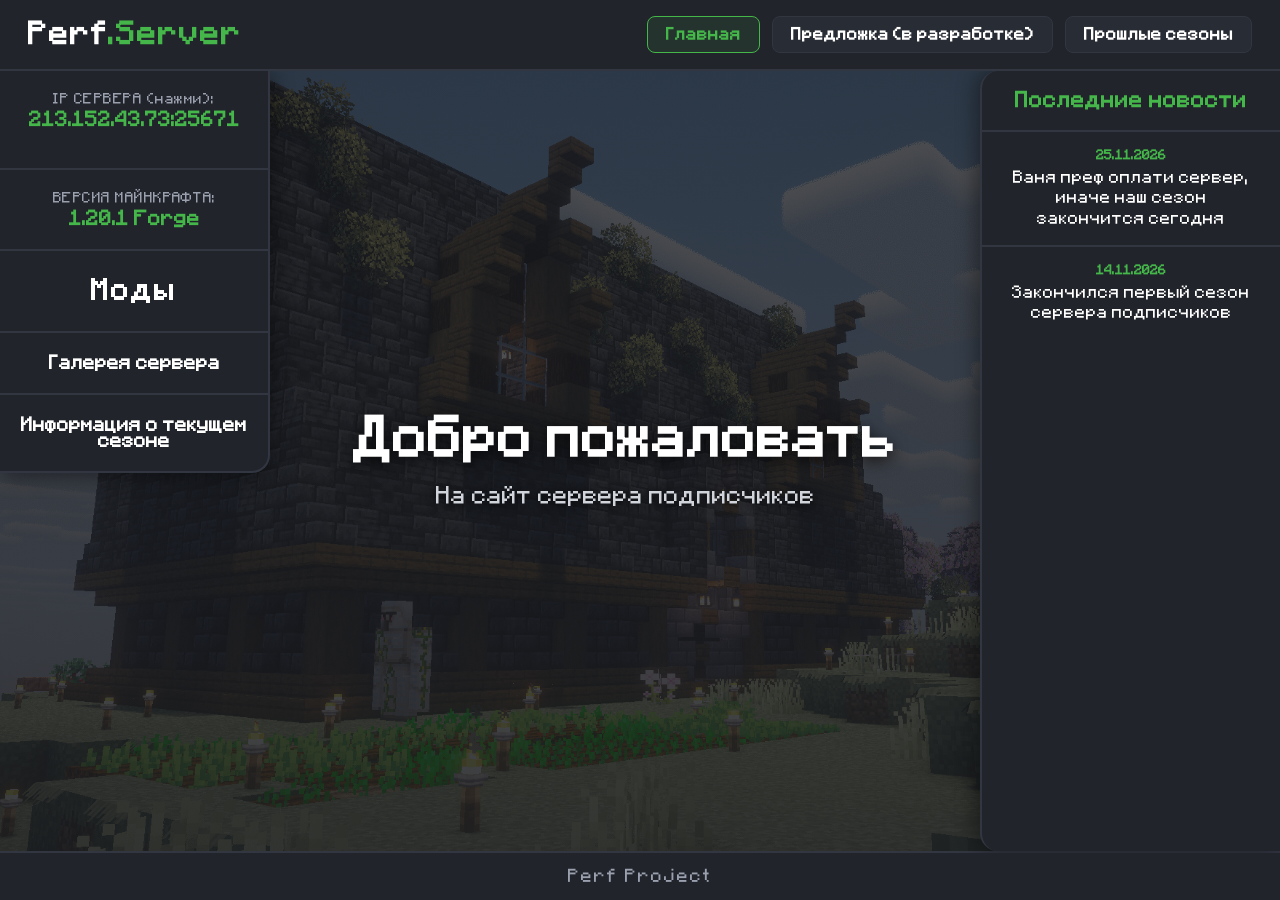
<file: index.html>
<!DOCTYPE html>
<html lang="ru">
<head>
    <link rel="icon" type="image/png" href="favicon.png">
<link rel="apple-touch-icon" href="favicon.png">
    <meta charset="UTF-8">
    <meta name="viewport" content="width=device-width, initial-scale=1.0">
    <!-- ИНСТРУКЦИЯ: Текст ниже отображается на вкладке браузера -->
    <title>Perf.Server — Главная</title>
    
    <!-- Подключаем шрифты: пиксельный для заголовков и ровный для обычного текста -->
    <link rel="preconnect" href="https://fonts.googleapis.com">
    <link rel="preconnect" href="https://fonts.gstatic.com" crossorigin>
    <link href="https://fonts.googleapis.com/css2?family=Inter:wght@400;600;700&family=Silkscreen:wght@400;700&display=swap" rel="stylesheet">
    
    <!-- Подключаем наш отдельный файл со стилями -->
    <link rel="stylesheet" href="style.css">
</head>
<body>

    <!-- ==================== 1. ВЕРХНЯЯ ШАПКА САЙТА ==================== -->
    <header class="top-header">
        <!-- Левая часть шапки: Название сервера -->
        <a href="index.html" class="logo">
            Perf<span>.Server</span>
        </a>

        <!-- Правая часть шапки: Кнопки навигации (как на твоем рисунке) -->
        <nav class="top-nav">
            <!-- Чтобы сделать кнопку "активной" (с зеленой рамкой), добавь ей класс active -->
            <a href="index.html" class="nav-btn active">Главная</a>
            <a href="#" class="nav-btn">Предложка (в разработке)</a>
            <a href="seasons.html" class="nav-btn ">Прошлые сезоны</a>
        </nav>
    </header>

    <!-- ==================== 2. ОСНОВНАЯ ЧАСТЬ (3 КОЛОНКИ) ==================== -->
    <main class="main-grid">

        <!-- ---------- ЛЕВАЯ КОЛОНКА (Меню и инфа) ---------- -->
        <aside class="left-sidebar">
            
            <!-- Блок 1: IP сервера (нажми на него, чтобы скопировать) -->
            <div class="side-box ip-box" onclick="copyIP()" title="Нажми, чтобы скопировать IP">
                <span class="box-label">IP СЕРВЕРА (нажми):</span>
                <!-- ИНСТРУКЦИЯ: Меняй IP-адрес сервера прямо здесь -->
                <strong class="green-text" id="server-ip">213.152.43.73:25671</strong>
                <span class="copy-status" id="copy-msg">Скопировано!</span>
            </div>

            <!-- Блок 2: Версия Майнкрафта -->
            <div class="side-box">
                <span class="box-label">ВЕРСИЯ МАЙНКРАФТА:</span>
                <!-- ИНСТРУКЦИЯ: Меняй версию и ядро здесь -->
                <strong class="green-text">1.20.1 Forge</strong>
            </div>

            <!-- Блок 3: Кнопка МОДЫ -->
            <!-- ИНСТРУКЦИЯ: Вместо # потом впишем ссылку на страницу модов, например mods.html -->
            <!-- Блок 3: Кнопка МОДЫ -->
<a href="mods.html" class="side-box side-link big-link">
    Моды
</a>

            <!-- Блок 4: Галерея сервера -->
<a href="gallery.html" class="side-box side-link">
    Галерея сервера
</a>

            <!-- Блок 5: Информация о текущем сезоне -->
           <a href="season-info.html" class="side-box side-link">
                Информация о текущем сезоне
            </a>

        </aside>

        <!-- ---------- ЦЕНТРАЛЬНАЯ КОЛОНКА (Главный баннер) ---------- -->
        <section class="center-hero">
            <div class="hero-content">
                <!-- ИНСТРУКЦИЯ: Главный заголовок и подзаголовок по центру -->
                <h1>Добро пожаловать</h1>
                <p>На сайт сервера подписчиков</p>
            </div>
        </section>

        <!-- ---------- ПРАВАЯ КОЛОНКА (Последние новости) ---------- -->
        <aside class="right-sidebar">
            <div class="news-header">
                Последние новости
            </div>

            <!-- ИНСТРУКЦИЯ: Каждая новость — это блок <div class="news-item">. 
                 Чтобы добавить новую новость, просто скопируй один такой блок и вставь сверху! -->
            <div class="news-list">
                
          <div class="news-item">
                    <span class="news-date">25.11.2026</span>
                    <p>Ваня преф оплати сервер, иначе наш сезон закончится сегодня</p>
                </div>

               
               <div class="news-item">
                    <span class="news-date">14.11.2026</span>
                    <p>Закончился первый сезон сервера подписчиков</p>
                </div>
             

            </div>
        </aside>

    </main>

    <!-- ==================== 3. НИЖНИЙ ПОДВАЛ (ФУТЕР) ==================== -->
    <footer class="bottom-footer">
        Perf Project
    </footer>

    <!-- Небольшой скрипт для работы кнопки копирования IP -->
    <script>
        function copyIP() {
            const ipText = document.getElementById('server-ip').innerText;
            navigator.clipboard.writeText(ipText);
            
            const msg = document.getElementById('copy-msg');
            msg.style.opacity = '1';
            setTimeout(() => {
                msg.style.opacity = '0';
            }, 2000);
        }
    </script>

</body>
</html>
</file>
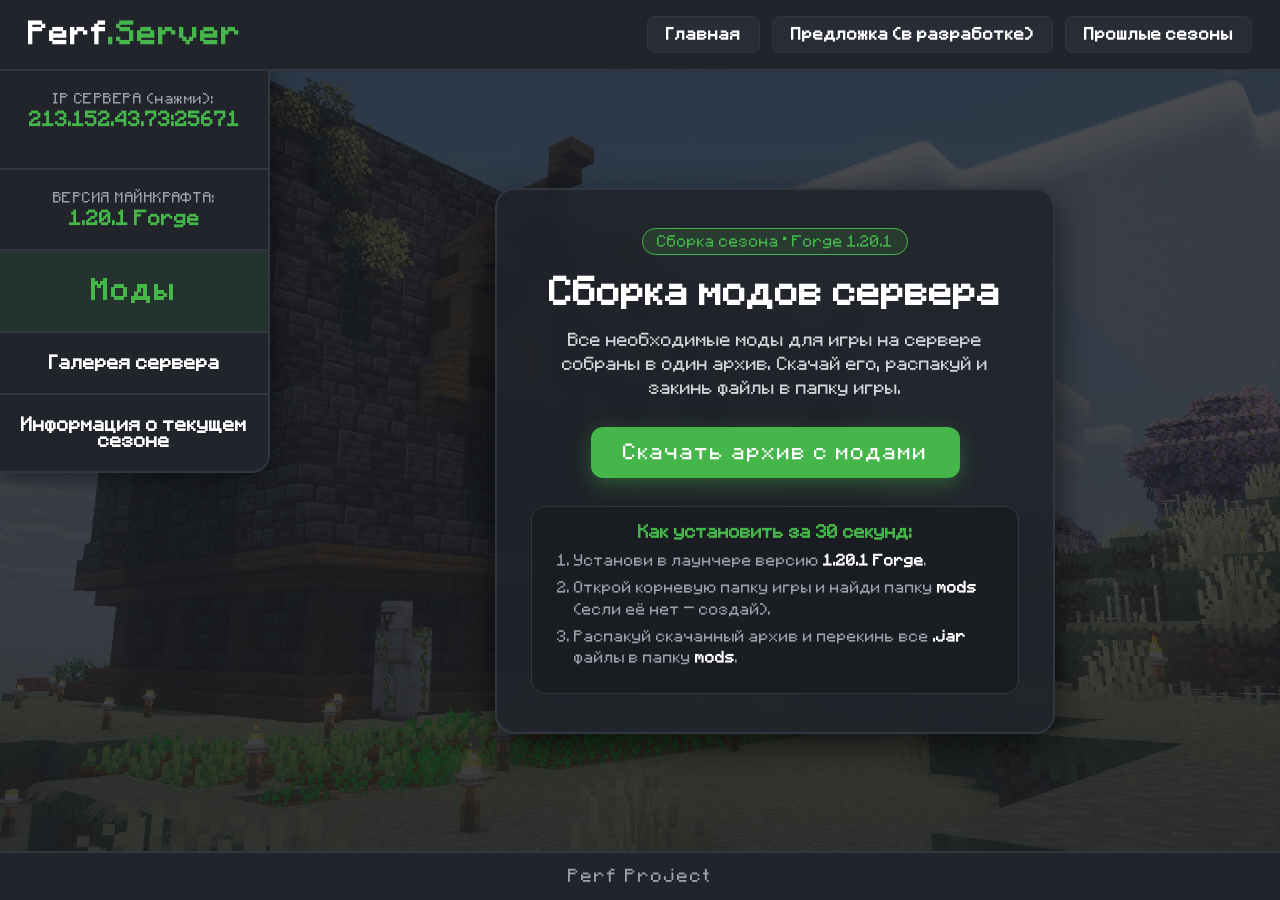
<file: mods.html>
<!DOCTYPE html>
<html lang="ru">
<head>
    <link rel="icon" type="image/png" href="favicon.png">
<link rel="apple-touch-icon" href="favicon.png">
    <meta charset="UTF-8">
    <meta name="viewport" content="width=device-width, initial-scale=1.0">
    <!-- ИНСТРУКЦИЯ: Заголовок вкладки браузера -->
    <title>Perf.Server — Моды</title>
    
    <link rel="preconnect" href="https://fonts.googleapis.com">
    <link rel="preconnect" href="https://fonts.gstatic.com" crossorigin>
    <link href="https://fonts.googleapis.com/css2?family=Inter:wght@400;600;700&family=Silkscreen:wght@400;700&display=swap" rel="stylesheet">
    
    <!-- Подключаем тот же самый файл стилей -->
    <link rel="stylesheet" href="style.css">
</head>
<body>

    <!-- ==================== 1. ВЕРХНЯЯ ШАПКА САЙТА ==================== -->
    <header class="top-header">
        <a href="index.html" class="logo">
            Perf<span>.Server</span>
        </a>

        <!-- Правая часть шапки: Кнопки навигации (как на твоем рисунке) -->
        <nav class="top-nav">
            <!-- Чтобы сделать кнопку "активной" (с зеленой рамкой), добавь ей класс active -->
            <a href="index.html" class="nav-btn ">Главная</a>
            <a href="#" class="nav-btn">Предложка (в разработке)</a>
            <a href="seasons.html" class="nav-btn">Прошлые сезоны</a>
        </nav>
    </header>

    <!-- ==================== 2. ОСНОВНАЯ ЧАСТЬ ==================== -->
    <!-- ИНСТРУКЦИЯ: Класс mods-layout включает отдельный фон для страницы модов и убирает правую колонку новостей -->
    <main class="main-grid mods-layout">

        <!-- ---------- ЛЕВАЯ КОЛОНКА ---------- -->
        <aside class="left-sidebar">
            
            <!-- Блок 1: IP сервера -->
            <div class="side-box ip-box" onclick="copyIP()" title="Нажми, чтобы скопировать IP">
                <span class="box-label">IP СЕРВЕРА (нажми):</span>
                <strong class="green-text" id="server-ip">213.152.43.73:25671</strong>
                <span class="copy-status" id="copy-msg">Скопировано!</span>
            </div>

            <!-- Блок 2: Версия Майнкрафта -->
            <div class="side-box">
                <span class="box-label">ВЕРСИЯ МАЙНКРАФТА:</span>
                <strong class="green-text">1.20.1 Forge</strong>
            </div>

            <!-- Блок 3: Кнопка МОДЫ (подсвечена как активная) -->
            <a href="mods.html" class="side-box side-link big-link active-side">
                Моды
            </a>

            <!-- Блок 4: Галерея сервера -->
            <!-- Блок 4: Галерея сервера -->
<a href="gallery.html" class="side-box side-link">
    Галерея сервера
</a>

            <!-- Блок 5: Информация о текущем сезоне -->
           <a href="season-info.html" class="side-box side-link">
                Информация о текущем сезоне
            </a>

        </aside>

        <!-- ---------- ЦЕНТРАЛЬНАЯ КАРТОЧКА СКАЧИВАНИЯ ---------- -->
        <section class="mods-section">
            <div class="mods-card">
                
                <!-- Верхний бейдж с версией -->
                <span class="mods-badge">Сборка сезона • Forge 1.20.1</span>
                
                <!-- ИНСТРУКЦИЯ: Главный заголовок карточки -->
                <h1>Сборка модов сервера</h1>
                
                <!-- ИНСТРУКЦИЯ: Описание под заголовком -->
                <p class="mods-desc">
                    Все необходимые моды для игры на сервере собраны в один архив. 
                    Скачай его, распакуй и закинь файлы в папку игры.
                </p>

                <!-- ИНСТРУКЦИЯ: Кнопка скачивания.
                     Вместо # внутри href="..." вставь свою ссылку на Яндекс Диск, Google Диск или DropMeFiles! -->
                <a href="https://disk.yandex.ru/d/oZygzeXhoxH7SA" target="_blank" class="download-btn">
                    Скачать архив с модами
                </a>

                <!-- Мини-инструкция по установке для игроков -->
                <div class="install-guide">
                    <h3>Как установить за 30 секунд:</h3>
                    <ol>
                        <li>Установи в лаунчере версию <span>1.20.1 Forge</span>.</li>
                        <li>Открой корневую папку игры и найди папку <span>mods</span> (если её нет — создай).</li>
                        <li>Распакуй скачанный архив и перекинь все <span>.jar</span> файлы в папку <span>mods</span>.</li>
                    </ol>
                </div>

            </div>
        </section>

    </main>

    <!-- ==================== 3. НИЖНИЙ ПОДВАЛ ==================== -->
    <footer class="bottom-footer">
        Perf Project
    </footer>

    <!-- Скрипт копирования IP -->
    <script>
        function copyIP() {
            const ipText = document.getElementById('server-ip').innerText;
            navigator.clipboard.writeText(ipText);
            
            const msg = document.getElementById('copy-msg');
            msg.style.opacity = '1';
            setTimeout(() => {
                msg.style.opacity = '0';
            }, 2000);
        }
    </script>

</body>
</html>
</file>
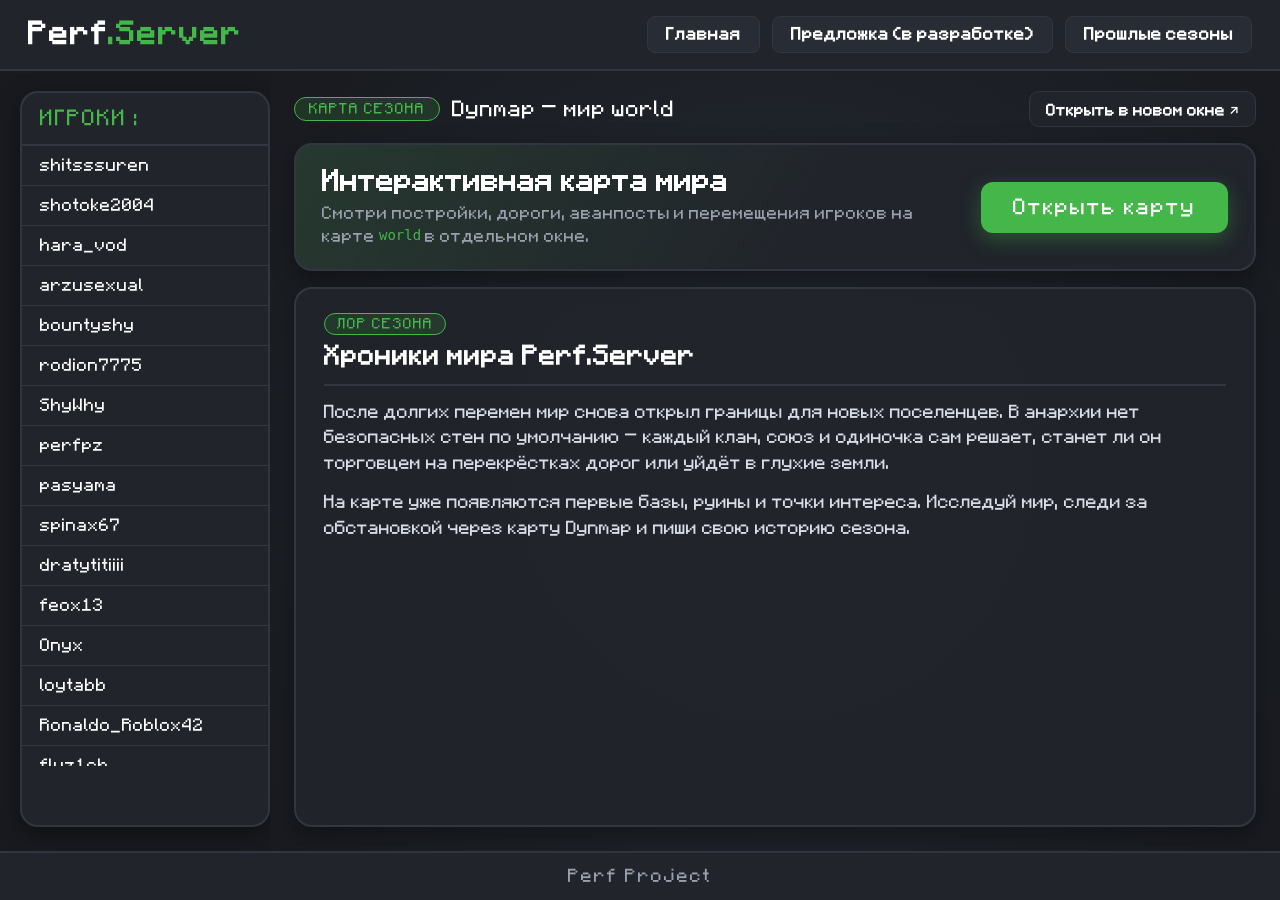
<file: season-info.html>
<!DOCTYPE html>
<html lang="ru">
<head>
    <link rel="icon" type="image/png" href="favicon.png">
    <link rel="apple-touch-icon" href="favicon.png">
    <meta charset="UTF-8">
    <meta name="viewport" content="width=device-width, initial-scale=1.0">
    <!-- ИНСТРУКЦИЯ: Заголовок вкладки браузера -->
    <title>Perf.Server — Карта и лор сезона</title>
    
    <link rel="preconnect" href="https://fonts.googleapis.com">
    <link rel="preconnect" href="https://fonts.gstatic.com" crossorigin>
    <link href="https://fonts.googleapis.com/css2?family=Inter:wght@400;600;700&family=Silkscreen:wght@400;700&display=swap" rel="stylesheet">
    
    <!-- Подключаем общий файл стилей -->
    <link rel="stylesheet" href="style.css">
</head>
<body>

    <!-- ==================== 1. ВЕРХНЯЯ ШАПКА САЙТА ==================== -->
    <header class="top-header">
        <a href="index.html" class="logo">
            Perf<span>.Server</span>
        </a>

        <nav class="top-nav">
            <a href="index.html" class="nav-btn ">Главная</a>
            <a href="#" class="nav-btn">Предложка (в разработке)</a>
            <a href="seasons.html" class="nav-btn">Прошлые сезоны</a>
        </nav>
    </header>

    <!-- ==================== 2. ОСНОВНАЯ ЧАСТЬ (ИГРОКИ СЛЕВА + КАРТА И ЛОР СПРАВА) ==================== -->
    <main class="season-map-layout">

        <!-- ---------- ЛЕВАЯ КОЛОНКА: ИГРОКИ ТЕКУЩЕГО СЕЗОНА ---------- -->
        <!-- ИНСТРУКЦИЯ: Каждая строчка внутри <ul class="season-players-rows"> — это один игрок.
             Чтобы добавить нового игрока — скопируй одну строчку <li>...</li> и впиши нужный ник -->
        <aside class="players-sidebar">
            <div class="players-sidebar-header">
                ИГРОКИ :
            </div>

            <ul class="season-players-rows">
                <li class="player-row">shitsssuren</li>
                <li class="player-row">shotoke2004</li>
                <li class="player-row">hara_vod</li>
                <li class="player-row">arzusexual</li>
                <li class="player-row">bountyshy</li>
                <li class="player-row">rodion7775</li>
                <li class="player-row">ShyWhy</li>
                <li class="player-row">perfpz</li>
                <li class="player-row">pasyama</li>
                <li class="player-row">spinax67</li>
                <li class="player-row">dratytitiiii</li>
                <li class="player-row">feox13</li>
                <li class="player-row">Onyx</li>
                <li class="player-row">loytabb</li>
                <li class="player-row">Ronaldo_Roblox42</li>
                <li class="player-row">flyz1ch</li>
                <li class="player-row">3ohavh</li>
                <li class="player-row">skys1edy</li>
                <li class="player-row">emil_</li>
                <li class="player-row">Pushkin3_EBLAN</li>
                <li class="player-row">weweffllyy</li>
                <li class="player-row">kaki10672</li>
                <li class="player-row">zaxataku</li>
                <li class="player-row">flyz333</li>
            </ul>
        </aside>

        <!-- ---------- ПРАВАЯ ЧАСТЬ: ПАНЕЛЬ КАРТЫ + ЛОР СЕЗОНА ---------- -->
        <section class="season-map-panel">

            <!-- Верхняя панель над блоками -->
            <div class="map-toolbar">
                <div class="map-title-group">
                    <span class="season-live-badge">КАРТА СЕЗОНА</span>
                    <!-- ИНСТРУКЦИЯ: Укажи название карты или мира при необходимости -->
                    <span class="map-subtitle">Dynmap — мир world</span>
                </div>

                <!-- ИНСТРУКЦИЯ: Ссылка на внешнее открытие карты Dynmap -->
                <a href="http://ip-213-152-43-73.joinserver.xyz:25933/" target="_blank" rel="noopener noreferrer" class="map-external-btn">
                    Открыть в новом окне &nearr;
                </a>
            </div>

            <!-- Красивая панелька с кнопкой открытия карты -->
            <div class="map-banner-card">
                <div class="map-banner-info">
                    <h1 class="map-banner-title">Интерактивная карта мира</h1>
                    <p class="map-banner-desc">
                        Смотри постройки, дороги, аванпосты и перемещения игроков на карте <code>world</code> в отдельном окне.
                    </p>
                </div>

                <a
                    href="http://ip-213-152-43-73.joinserver.xyz:25933/"
                    target="_blank"
                    rel="noopener noreferrer"
                    class="download-btn map-open-btn"
                >
                    Открыть карту
                </a>
            </div>

            <!-- Блок с лором сезона ниже панели карты -->
            <article class="season-lore-card">
                <div class="season-lore-header">
                    <span class="lore-tag">ЛОР СЕЗОНА</span>
                    <h2>Хроники мира Perf.Server</h2>
                </div>

                <div class="season-lore-body">
                    <!-- ИНСТРУКЦИЯ: Впиши сюда свой сюжет, историю мира, фракции или правила сезона -->
                    <p>
                        После долгих перемен мир снова открыл границы для новых поселенцев. В анархии нет безопасных стен по умолчанию — каждый клан, союз и одиночка сам решает, станет ли он торговцем на перекрёстках дорог или уйдёт в глухие земли.
                    </p>
                    <p>
                        На карте уже появляются первые базы, руины и точки интереса. Исследуй мир, следи за обстановкой через карту Dynmap и пиши свою историю сезона.
                    </p>
                </div>
            </article>

        </section>

    </main>

    <!-- ==================== 3. НИЖНИЙ ПОДВАЛ ==================== -->
    <footer class="bottom-footer">
        Perf Project
    </footer>

</body>
</html>
</file>
<file: style.css>
/* ИНСТРУКЦИЯ: Файл minecraft.otf должен лежать в той же папке, что и style.css */
@font-face {
    font-family: 'Minecraft';
    src: url('minecraft.otf') format('opentype');
    font-weight: normal;
    font-style: normal;
}

/* =====================================================================
   ПАЛИТРА ЦВЕТОВ И НАСТРОЙКИ
   ===================================================================== */
:root {
    --bg-main: #181a1f;          /* Основной тёмный фон страницы */
    --bg-panel: #21242b;         /* Фон панелей и шапки */
    --bg-hover: #2a2e37;         /* Цвет блока при наведении мышки */
    --accent-green: #45b649;     /* Фирменный ярко-зелёный цвет */
    --border-color: #323641;     /* Цвет разделительных линий */
    --text-main: #ffffff;        /* Основной белый текст */
    --text-muted: #9aa0ae;       /* Приглушённый серый текст */
}

/* ИНСТРУКЦИЯ: Звёздочка (*) сбрасывает стандартные отступы у всех элементов */
* {
    margin: 0;
    padding: 0;
    box-sizing: border-box;
}

body {
    /* ИНСТРУКЦИЯ: Если хочешь вернуть обычный шрифт на весь текст, поставь 'Inter' на первое место */
    font-family: 'Minecraft', 'Inter', sans-serif;
    background-color: var(--bg-main);
    color: var(--text-main);
    min-height: 100vh;
    display: flex;
    flex-direction: column;
}

/* ==================== 1. ВЕРХНЯЯ ШАПКА ==================== */
.top-header {
    background-color: var(--bg-panel);
    border-bottom: 2px solid var(--border-color);
    padding: 16px 28px;
    display: flex;
    justify-content: space-between;
    align-items: center;
    z-index: 10;
}

.logo {
    font-family: 'Minecraft', 'Silkscreen', sans-serif;
    font-size: 26px;
    font-weight: 700;
    color: var(--text-main);
    text-decoration: none;
    letter-spacing: 1px;
}

.logo span {
    color: var(--accent-green);
}

.top-nav {
    display: flex;
    gap: 12px;
}

.nav-btn {
    background-color: #282c34;
    color: var(--text-main);
    text-decoration: none;
    padding: 10px 18px;
    border-radius: 8px;
    font-size: 14px;
    font-weight: 600;
    border: 1.5px solid var(--border-color);
    text-align: center;
    transition: 0.2s ease;
}

.nav-btn:hover {
    background-color: var(--bg-hover);
    border-color: var(--accent-green);
}

.nav-btn.active {
    border-color: var(--accent-green);
    color: var(--accent-green);
    background-color: rgba(69, 182, 73, 0.1);
}

/* ==================== 2. СЕТКА И ОБЩИЙ ФОН С КАРТИНКОЙ ==================== */
.main-grid {
    flex: 1;
    display: grid;
    grid-template-columns: 270px 1fr 300px;
    border-bottom: 2px solid var(--border-color);

    /* ИНСТРУКЦИЯ: Меняй имя картинки в url('...') при необходимости */
    background:
        linear-gradient(rgba(24, 26, 31, 0.72), rgba(24, 26, 31, 0.85)),
        url('dom2.png') center/cover no-repeat,
        radial-gradient(circle at center, #252b34 0%, #181a1f 100%);
}

/* ---------- ЛЕВАЯ КОЛОНКА (Обрезанная и закруглённая) ---------- */
.left-sidebar {
    background-color: var(--bg-panel);
    border-right: 2px solid var(--border-color);
    border-bottom: 2px solid var(--border-color);
    border-bottom-right-radius: 18px;
    align-self: start;
    overflow: hidden;
    display: flex;
    flex-direction: column;
    box-shadow: 4px 4px 20px rgba(0, 0, 0, 0.4);
}

/* ИНСТРУКЦИЯ: Центрируем текст внутри всех блоков левой колонки.
   Чтобы вернуть выравнивание по левому краю, поменяй center на left */
.side-box {
    padding: 22px 20px;
    border-bottom: 2px solid var(--border-color);
    display: flex;
    flex-direction: column;
    align-items: center;
    justify-content: center;
    text-align: center;
    gap: 6px;
}

.left-sidebar .side-box:last-child {
    border-bottom: none;
}

.box-label {
    font-size: 12px;
    color: var(--text-muted);
    letter-spacing: 0.5px;
    text-align: center;
}

.green-text {
    color: var(--accent-green);
    font-size: 17px;
    font-weight: 700;
    text-align: center;
}

.ip-box {
    cursor: pointer;
    position: relative;
    transition: 0.2s;
}

.ip-box:hover {
    background-color: var(--bg-hover);
}

.copy-status {
    font-size: 12px;
    color: var(--accent-green);
    text-align: center;
    opacity: 0;
    transition: opacity 0.3s;
}

.side-link {
    text-decoration: none;
    color: var(--text-main);
    font-size: 16px;
    font-weight: 600;
    text-align: center;
    transition: 0.2s;
}

.side-link:hover {
    background-color: var(--bg-hover);
    color: var(--accent-green);
}

.big-link {
    font-family: 'Minecraft', 'Silkscreen', sans-serif;
    font-size: 24px;
    letter-spacing: 2px;
    padding: 28px 20px;
    text-align: center;
}

/* ---------- ЦЕНТРАЛЬНАЯ КОЛОНКА ---------- */
/* ИНСТРУКЦИЯ: Главный заголовок и подзаголовок по центру экрана */
.center-hero {
    display: flex;
    align-items: center;
    justify-content: center;
    text-align: center;
    padding: 40px;
}

.hero-content {
    display: flex;
    flex-direction: column;
    align-items: center;
    text-align: center;
}

.hero-content h1 {
    font-family: 'Minecraft', 'Silkscreen', sans-serif;
    font-size: 46px;
    line-height: 1.2;
    margin-bottom: 14px;
    text-align: center;
    text-shadow: 0 4px 15px rgba(0, 0, 0, 0.8);
}

.hero-content p {
    font-size: 20px;
    line-height: 1.4;
    color: #d1d5db;
    text-align: center;
    text-shadow: 0 2px 10px rgba(0, 0, 0, 0.8);
}

/* ---------- ПРАВАЯ КОЛОНКА (НОВОСТИ) ---------- */
.right-sidebar {
    background-color: var(--bg-panel);
    border-left: 2px solid var(--border-color);
    border-top-left-radius: 18px;
    border-bottom-left-radius: 18px;
    overflow: hidden;
    display: flex;
    flex-direction: column;
    box-shadow: -4px 0 20px rgba(0, 0, 0, 0.4);
}

.news-header {
    padding: 20px;
    font-size: 18px;
    font-weight: 700;
    text-align: center;
    border-bottom: 2px solid var(--border-color);
    color: var(--accent-green);
}

.news-list {
    display: flex;
    flex-direction: column;
    flex: 1;
}

/* ИНСТРУКЦИЯ: Хочешь выровнять новости по левому краю — поменяй center на left */
.news-item {
    padding: 16px 18px;
    border-bottom: 2px solid var(--border-color);
    font-size: 14px;
    line-height: 1.45;
    text-align: center;
    transition: 0.2s;
}

.news-list .news-item:last-child {
    border-bottom: none;
}

.news-item:hover {
    background-color: var(--bg-hover);
}

.news-date {
    display: block;
    font-size: 11px;
    color: var(--accent-green);
    font-weight: 600;
    text-align: center;
    margin-bottom: 4px;
}

.empty-slot p {
    color: var(--text-muted);
    font-style: italic;
    text-align: center;
}

/* ==================== 3. НИЖНИЙ ПОДВАЛ ==================== */
.bottom-footer {
    background-color: var(--bg-panel);
    padding: 16px;
    text-align: center;
    font-family: 'Minecraft', 'Silkscreen', sans-serif;
    font-size: 15px;
    color: var(--text-muted);
    letter-spacing: 2px;
}

@media (max-width: 900px) {
    .main-grid {
        grid-template-columns: 1fr;
    }
    .left-sidebar, .right-sidebar {
        border: none;
        border-radius: 0;
    }
}

/* =====================================================================
   СТИЛИ ДЛЯ СТРАНИЦЫ МОДОВ (mods.html)
   ===================================================================== */

.active-side {
    color: var(--accent-green);
    background-color: rgba(69, 182, 73, 0.1);
}

.mods-layout {
    grid-template-columns: 270px 1fr;
    background:
        linear-gradient(rgba(24, 26, 31, 0.72), rgba(24, 26, 31, 0.85)),
        url('dom2.png') center/cover no-repeat,
        radial-gradient(circle at center, #252b34 0%, #181a1f 100%);
}

.mods-section {
    display: flex;
    align-items: center;
    justify-content: center;
    padding: 40px 20px;
}

.mods-card {
    background-color: rgba(33, 36, 43, 0.9);
    backdrop-filter: blur(8px);
    border: 2px solid var(--border-color);
    border-radius: 20px;
    padding: 38px 34px;
    max-width: 560px;
    width: 100%;
    text-align: center;
    box-shadow: 0 12px 35px rgba(0, 0, 0, 0.6);
    display: flex;
    flex-direction: column;
    align-items: center;
}

.mods-badge {
    background-color: rgba(69, 182, 73, 0.15);
    border: 1px solid var(--accent-green);
    color: var(--accent-green);
    padding: 6px 14px;
    border-radius: 20px;
    font-size: 13px;
    margin-bottom: 18px;
}

.mods-card h1 {
    font-family: 'Minecraft', 'Silkscreen', sans-serif;
    font-size: 32px;
    line-height: 1.3;
    margin-bottom: 14px;
}

.mods-desc {
    color: #d1d5db;
    font-size: 15px;
    line-height: 1.6;
    margin-bottom: 26px;
}

.download-btn {
    display: inline-block;
    background-color: var(--accent-green);
    color: #ffffff;
    text-decoration: none;
    font-family: 'Minecraft', 'Silkscreen', sans-serif;
    font-size: 18px;
    padding: 16px 32px;
    border-radius: 12px;
    letter-spacing: 1px;
    box-shadow: 0 6px 20px rgba(69, 182, 73, 0.35);
    transition: 0.2s ease;
    margin-bottom: 28px;
}

.download-btn:hover {
    background-color: #3da341;
    transform: translateY(-2px);
    box-shadow: 0 10px 25px rgba(69, 182, 73, 0.55);
}

.install-guide {
    background-color: rgba(24, 26, 31, 0.7);
    border: 1.5px solid var(--border-color);
    border-radius: 14px;
    padding: 18px 22px;
    width: 100%;
    text-align: left;
}

.install-guide h3 {
    color: var(--accent-green);
    font-size: 15px;
    margin-bottom: 10px;
    text-align: center;
}

.install-guide ol {
    padding-left: 20px;
    color: var(--text-muted);
    font-size: 13px;
    line-height: 1.65;
}

.install-guide li {
    margin-bottom: 6px;
}

.install-guide span {
    color: var(--text-main);
    font-weight: 600;
}

@media (max-width: 900px) {
    .mods-layout {
        grid-template-columns: 1fr;
    }
}

/* =====================================================================
   СТИЛИ ДЛЯ СТРАНИЦЫ ГАЛЕРЕИ (gallery.html)
   ===================================================================== */

.gallery-page {
    flex: 1;
    padding: 36px 40px 50px;
    max-width: 1400px;
    width: 100%;
    margin: 0 auto;
}

.gallery-title {
    font-family: 'Minecraft', 'Silkscreen', sans-serif;
    font-size: 38px;
    text-align: center;
    margin-bottom: 34px;
    letter-spacing: 2px;
    color: var(--text-main);
}

.gallery-grid {
    display: grid;
    grid-template-columns: repeat(3, 1fr);
    gap: 26px;
}

.gallery-card {
    position: relative;
    height: 250px;
    border-radius: 22px;
    border: 2px solid var(--border-color);
    overflow: hidden;
    cursor: pointer;
    background-color: var(--bg-panel);
    box-shadow: 0 8px 24px rgba(0, 0, 0, 0.45);
    transition: transform 0.25s ease, border-color 0.25s ease, box-shadow 0.25s ease;
}

.gallery-card:hover {
    transform: translateY(-4px);
    border-color: var(--accent-green);
    box-shadow: 0 12px 30px rgba(69, 182, 73, 0.25);
}

.gallery-card img {
    width: 100%;
    height: 100%;
    object-fit: cover;
    display: block;
    transition: transform 0.35s ease;
}

.gallery-card:hover img {
    transform: scale(1.04);
}

.gallery-caption {
    position: absolute;
    bottom: 0;
    left: 0;
    right: 0;
    background: rgba(24, 26, 31, 0.86);
    backdrop-filter: blur(6px);
    border-top: 1.5px solid var(--border-color);
    border-radius: 16px 16px 20px 20px;
    padding: 12px 16px;
    text-align: center;
}

.gallery-caption p {
    font-size: 13px;
    line-height: 1.4;
    color: var(--text-main);
}

.lightbox {
    position: fixed;
    inset: 0;
    background: rgba(12, 14, 18, 0.92);
    backdrop-filter: blur(8px);
    display: none;
    flex-direction: column;
    align-items: center;
    justify-content: center;
    padding: 30px;
    z-index: 1000;
}

.lightbox.open {
    display: flex;
}

.lightbox-img {
    max-width: 92vw;
    max-height: 80vh;
    border-radius: 16px;
    border: 2px solid var(--accent-green);
    box-shadow: 0 15px 50px rgba(0, 0, 0, 0.8);
    object-fit: contain;
}

.lightbox-text {
    margin-top: 16px;
    font-size: 16px;
    color: var(--text-main);
    text-align: center;
    background-color: var(--bg-panel);
    padding: 10px 22px;
    border-radius: 12px;
    border: 1.5px solid var(--border-color);
}

.lightbox-close {
    position: absolute;
    top: 22px;
    right: 32px;
    font-size: 42px;
    color: var(--text-main);
    cursor: pointer;
    line-height: 1;
    transition: 0.2s;
}

.lightbox-close:hover {
    color: var(--accent-green);
}

@media (max-width: 1000px) {
    .gallery-grid {
        grid-template-columns: repeat(2, 1fr);
    }
}

@media (max-width: 650px) {
    .gallery-page {
        padding: 24px 16px;
    }
    .gallery-grid {
        grid-template-columns: 1fr;
    }
}

/* =====================================================================
   СТИЛИ ДЛЯ РАЗДЕЛА «ПРОШЛЫЕ СЕЗОНЫ» (seasons.html и season.html)
   ===================================================================== */

.seasons-page {
    flex: 1;
    display: flex;
    align-items: stretch;
    padding: 32px 36px;
    background:
        linear-gradient(rgba(24, 26, 31, 0.76), rgba(24, 26, 31, 0.88)),
        url('ad.png') center/cover no-repeat,
        radial-gradient(circle at center, #252b34 0%, #181a1f 100%);
}

.seasons-row {
    display: flex;
    align-items: stretch;
    gap: 22px;
    flex-wrap: wrap;
    width: 100%;
}

.season-column {
    width: 118px;
    min-height: 460px;
    background-color: rgba(33, 36, 43, 0.88);
    backdrop-filter: blur(8px);
    border: 2px solid var(--border-color);
    border-radius: 26px;
    text-decoration: none;
    color: var(--text-main);
    display: flex;
    align-items: center;
    justify-content: center;
    padding: 24px 12px;
    box-shadow: 0 10px 28px rgba(0, 0, 0, 0.5);
    transition: transform 0.25s ease, border-color 0.25s ease, background-color 0.25s ease, box-shadow 0.25s ease;
}

.season-column:hover {
    transform: translateY(-6px);
    border-color: var(--accent-green);
    background-color: rgba(42, 46, 55, 0.95);
    box-shadow: 0 14px 34px rgba(69, 182, 73, 0.28);
}

.vertical-label {
    writing-mode: vertical-rl;
    text-orientation: upright;
    font-family: 'Minecraft', 'Silkscreen', sans-serif;
    font-size: 26px;
    letter-spacing: 6px;
    color: var(--accent-green);
    user-select: none;
}

.season-detail-page {
    flex: 1;
    padding: 28px 36px 50px;
    background:
        linear-gradient(rgba(24, 26, 31, 0.78), rgba(24, 26, 31, 0.9)),
        url('1season.jpg') center/cover no-repeat,
        radial-gradient(circle at center, #252b34 0%, #181a1f 100%);
}

.season-container {
    max-width: 1340px;
    margin: 0 auto;
}

.season-top-bar {
    display: flex;
    justify-content: space-between;
    align-items: center;
    gap: 16px;
    margin-bottom: 22px;
    flex-wrap: wrap;
}

.season-badge {
    font-family: 'Minecraft', 'Silkscreen', sans-serif;
    font-size: 20px;
    color: var(--accent-green);
    background-color: rgba(33, 36, 43, 0.92);
    border: 2px solid var(--accent-green);
    border-radius: 14px;
    padding: 10px 22px;
    box-shadow: 0 6px 18px rgba(0, 0, 0, 0.4);
}

.back-seasons-btn {
    text-decoration: none;
    color: var(--text-main);
    background-color: rgba(33, 36, 43, 0.9);
    border: 1.5px solid var(--border-color);
    border-radius: 10px;
    padding: 9px 16px;
    font-size: 14px;
    font-weight: 600;
    transition: 0.2s ease;
}

.back-seasons-btn:hover {
    border-color: var(--accent-green);
    color: var(--accent-green);
    background-color: var(--bg-hover);
}

.season-story-box {
    background-color: rgba(33, 36, 43, 0.9);
    backdrop-filter: blur(8px);
    border: 2px solid var(--border-color);
    border-radius: 24px;
    padding: 26px;
    box-shadow: 0 12px 35px rgba(0, 0, 0, 0.55);
}

.season-photo-frame {
    float: left;
    width: 440px;
    max-width: 100%;
    height: 300px;
    margin: 0 28px 18px 0;
    border-radius: 22px;
    border: 2px solid var(--border-color);
    overflow: hidden;
    cursor: pointer;
    background-color: var(--bg-main);
    transition: border-color 0.25s ease, transform 0.25s ease;
}

.season-photo-frame:hover {
    border-color: var(--accent-green);
    transform: translateY(-2px);
}

.season-photo-frame img {
    width: 100%;
    height: 100%;
    object-fit: cover;
    display: block;
}

.season-text {
    font-size: 16px;
    line-height: 1.7;
    color: #e5e7eb;
}

.season-text p {
    margin-bottom: 16px;
}

.season-text p:last-child {
    margin-bottom: 0;
}

.season-story-box::after {
    content: "";
    display: table;
    clear: both;
}

@media (max-width: 850px) {
    .season-column {
        width: 100%;
        min-height: 90px;
    }
    .vertical-label {
        writing-mode: horizontal-tb;
        text-orientation: mixed;
        letter-spacing: 3px;
        font-size: 22px;
    }
    .season-photo-frame {
        float: none;
        width: 100%;
        margin: 0 0 20px 0;
        height: 240px;
    }
}

/* =====================================================================
   СТИЛИ ДЛЯ РАЗДЕЛА «ИНФОРМАЦИЯ О СЕЗОНЕ» С КАРТОЙ СПРАВА (season-info.html)
   ===================================================================== */

.season-map-layout {
    flex: 1;
    display: grid;
    grid-template-columns: 270px 1fr;
    align-items: stretch;
    border-bottom: 2px solid var(--border-color);
    background-color: var(--bg-main);
}

/* Левая колонка «ИГРОКИ :» — растягивается до нижней границы, список внутри скроллится */
.players-sidebar {
    background-color: var(--bg-panel);
    border: 2px solid var(--border-color);
    border-radius: 18px;
    margin: 20px 0 24px 20px;
    overflow: hidden;
    display: flex;
    flex-direction: column;
    box-shadow: 0 8px 24px rgba(0, 0, 0, 0.35);
}

.players-sidebar-header {
    padding: 16px 18px;
    font-family: 'Minecraft', 'Silkscreen', sans-serif;
    font-size: 18px;
    color: var(--accent-green);
    border-bottom: 2px solid var(--border-color);
    letter-spacing: 1px;
}

.season-players-rows {
    list-style: none;
    display: flex;
    flex-direction: column;
    flex: 1;
    min-height: 460px;           /* ИНСТРУКЦИЯ: Минимальная высота списка игроков */
    max-height: 620px;           /* ИНСТРУКЦИЯ: Максимальная высота до появления прокрутки */
    overflow-y: auto;
    scrollbar-width: thin;
    scrollbar-color: var(--accent-green) var(--bg-main);
}

.season-players-rows::-webkit-scrollbar {
    width: 6px;
}

.season-players-rows::-webkit-scrollbar-track {
    background: var(--bg-main);
}

.season-players-rows::-webkit-scrollbar-thumb {
    background-color: var(--accent-green);
    border-radius: 6px;
}

.player-row {
    padding: 12px 18px;
    border-bottom: 1.5px solid var(--border-color);
    font-size: 14px;
    color: var(--text-main);
    transition: background-color 0.2s ease, color 0.2s ease, padding-left 0.2s ease;
}

.season-players-rows .player-row:last-child {
    border-bottom: none;
}

.player-row:hover {
    background-color: var(--bg-hover);
    color: var(--accent-green);
    padding-left: 22px;
}

/* Правая панель с картой и лором, растянутым до нижней границы */
.season-map-panel {
    display: flex;
    flex-direction: column;
    padding: 20px 24px 24px;
    gap: 16px;
    background: radial-gradient(circle at center, #252b34 0%, #181a1f 100%);
}

.map-toolbar {
    display: flex;
    align-items: center;
    justify-content: space-between;
    gap: 14px;
    flex-wrap: wrap;
}

.map-title-group {
    display: flex;
    align-items: center;
    gap: 12px;
    flex-wrap: wrap;
}

.season-live-badge {
    background-color: rgba(69, 182, 73, 0.16);
    border: 1.5px solid var(--accent-green);
    color: var(--accent-green);
    padding: 5px 14px;
    border-radius: 20px;
    font-size: 12px;
    letter-spacing: 1px;
}

.map-subtitle {
    font-family: 'Minecraft', 'Silkscreen', sans-serif;
    font-size: 18px;
    color: var(--text-main);
}

.map-external-btn {
    text-decoration: none;
    background-color: var(--bg-panel);
    color: var(--text-main);
    border: 1.5px solid var(--border-color);
    border-radius: 10px;
    padding: 9px 16px;
    font-size: 13px;
    font-weight: 600;
    transition: 0.2s ease;
}

.map-external-btn:hover {
    border-color: var(--accent-green);
    color: var(--accent-green);
    background-color: var(--bg-hover);
}

/* Панелька с кнопкой открытия карты */
.map-banner-card {
    display: flex;
    align-items: center;
    justify-content: space-between;
    gap: 20px;
    padding: 22px 26px;
    border-radius: 18px;
    border: 2px solid var(--border-color);
    background:
        linear-gradient(120deg, rgba(69, 182, 73, 0.14), rgba(33, 36, 43, 0.94) 55%),
        var(--bg-panel);
    box-shadow: 0 8px 24px rgba(0, 0, 0, 0.4);
}

.map-banner-info {
    display: flex;
    flex-direction: column;
    gap: 6px;
    max-width: 620px;
}

.map-banner-title {
    font-family: 'Minecraft', 'Silkscreen', sans-serif;
    font-size: 24px;
    line-height: 1.25;
    color: var(--text-main);
}

.map-banner-desc {
    font-size: 14px;
    line-height: 1.55;
    color: var(--text-muted);
}

.map-banner-desc code {
    color: var(--accent-green);
    font-family: monospace;
}

.map-open-btn {
    margin-bottom: 0;
    white-space: nowrap;
    flex-shrink: 0;
}

/* Блок лора растягивается вниз до нижней границы секции */
.season-lore-card {
    flex: 1;
    min-height: 260px;           /* ИНСТРУКЦИЯ: Минимальная высота карточки лора */
    padding: 24px 28px;
    border-radius: 18px;
    border: 2px solid var(--border-color);
    background-color: rgba(33, 36, 43, 0.92);
    box-shadow: 0 8px 24px rgba(0, 0, 0, 0.35);
    display: flex;
    flex-direction: column;
    gap: 14px;
}

.season-lore-header {
    display: flex;
    flex-direction: column;
    align-items: flex-start;
    gap: 8px;
    padding-bottom: 12px;
    border-bottom: 2px solid var(--border-color);
}

.lore-tag {
    background-color: rgba(69, 182, 73, 0.14);
    border: 1.5px solid var(--accent-green);
    color: var(--accent-green);
    padding: 4px 12px;
    border-radius: 20px;
    font-size: 12px;
    letter-spacing: 1px;
}

.season-lore-header h2 {
    font-family: 'Minecraft', 'Silkscreen', sans-serif;
    font-size: 22px;
    line-height: 1.3;
    color: var(--text-main);
}

.season-lore-body {
    display: flex;
    flex-direction: column;
    gap: 14px;
    font-size: 15px;
    line-height: 1.7;
    color: #d8dde8;
}

/* Адаптация для планшетов и телефонов */
@media (max-width: 900px) {
    .season-map-layout {
        grid-template-columns: 1fr;
    }
    .players-sidebar {
        margin: 16px 16px 0;
    }
    .season-players-rows {
        min-height: 200px;
        max-height: 260px;
    }
    .season-map-panel {
        padding: 16px 16px 24px;
    }
    .map-banner-card {
        flex-direction: column;
        align-items: flex-start;
        padding: 18px;
    }
    .map-open-btn {
        width: 100%;
        text-align: center;
    }
    .season-lore-card {
        min-height: 200px;
        padding: 20px;
    }
}
</file>
